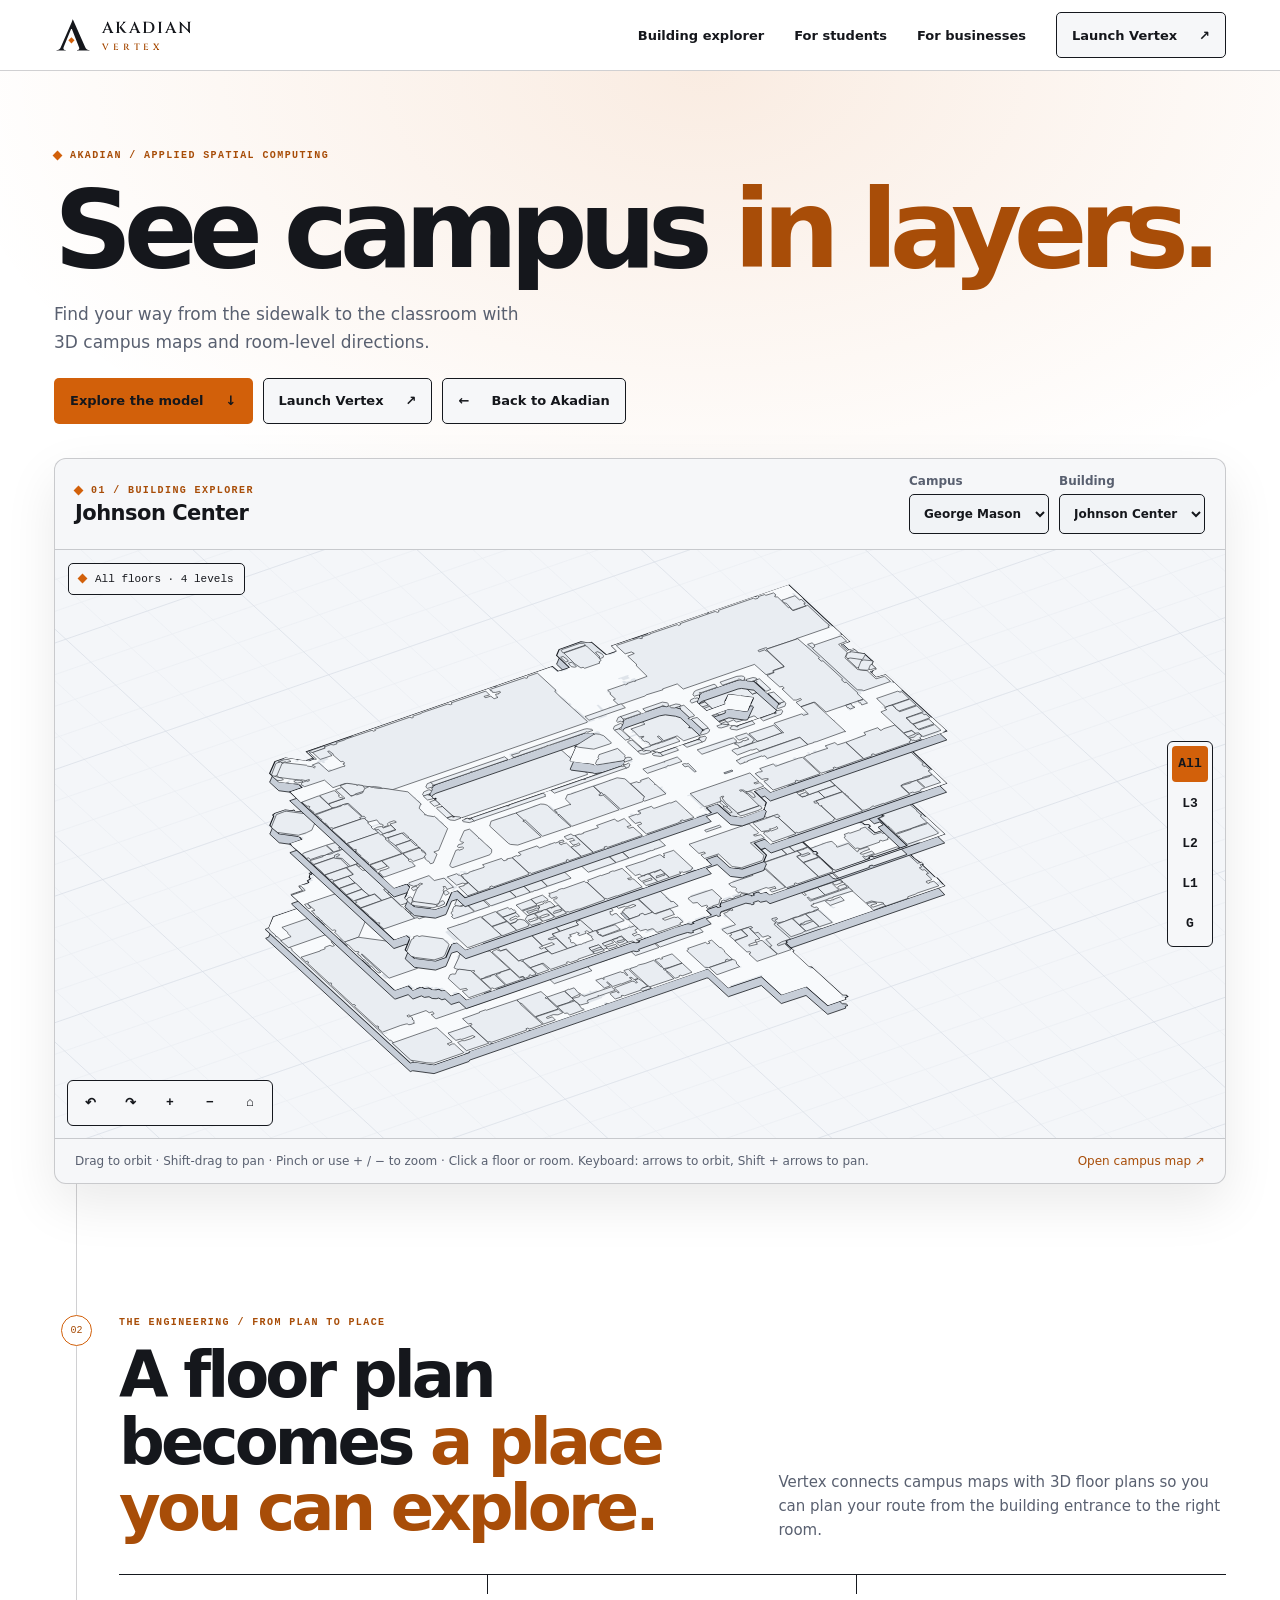
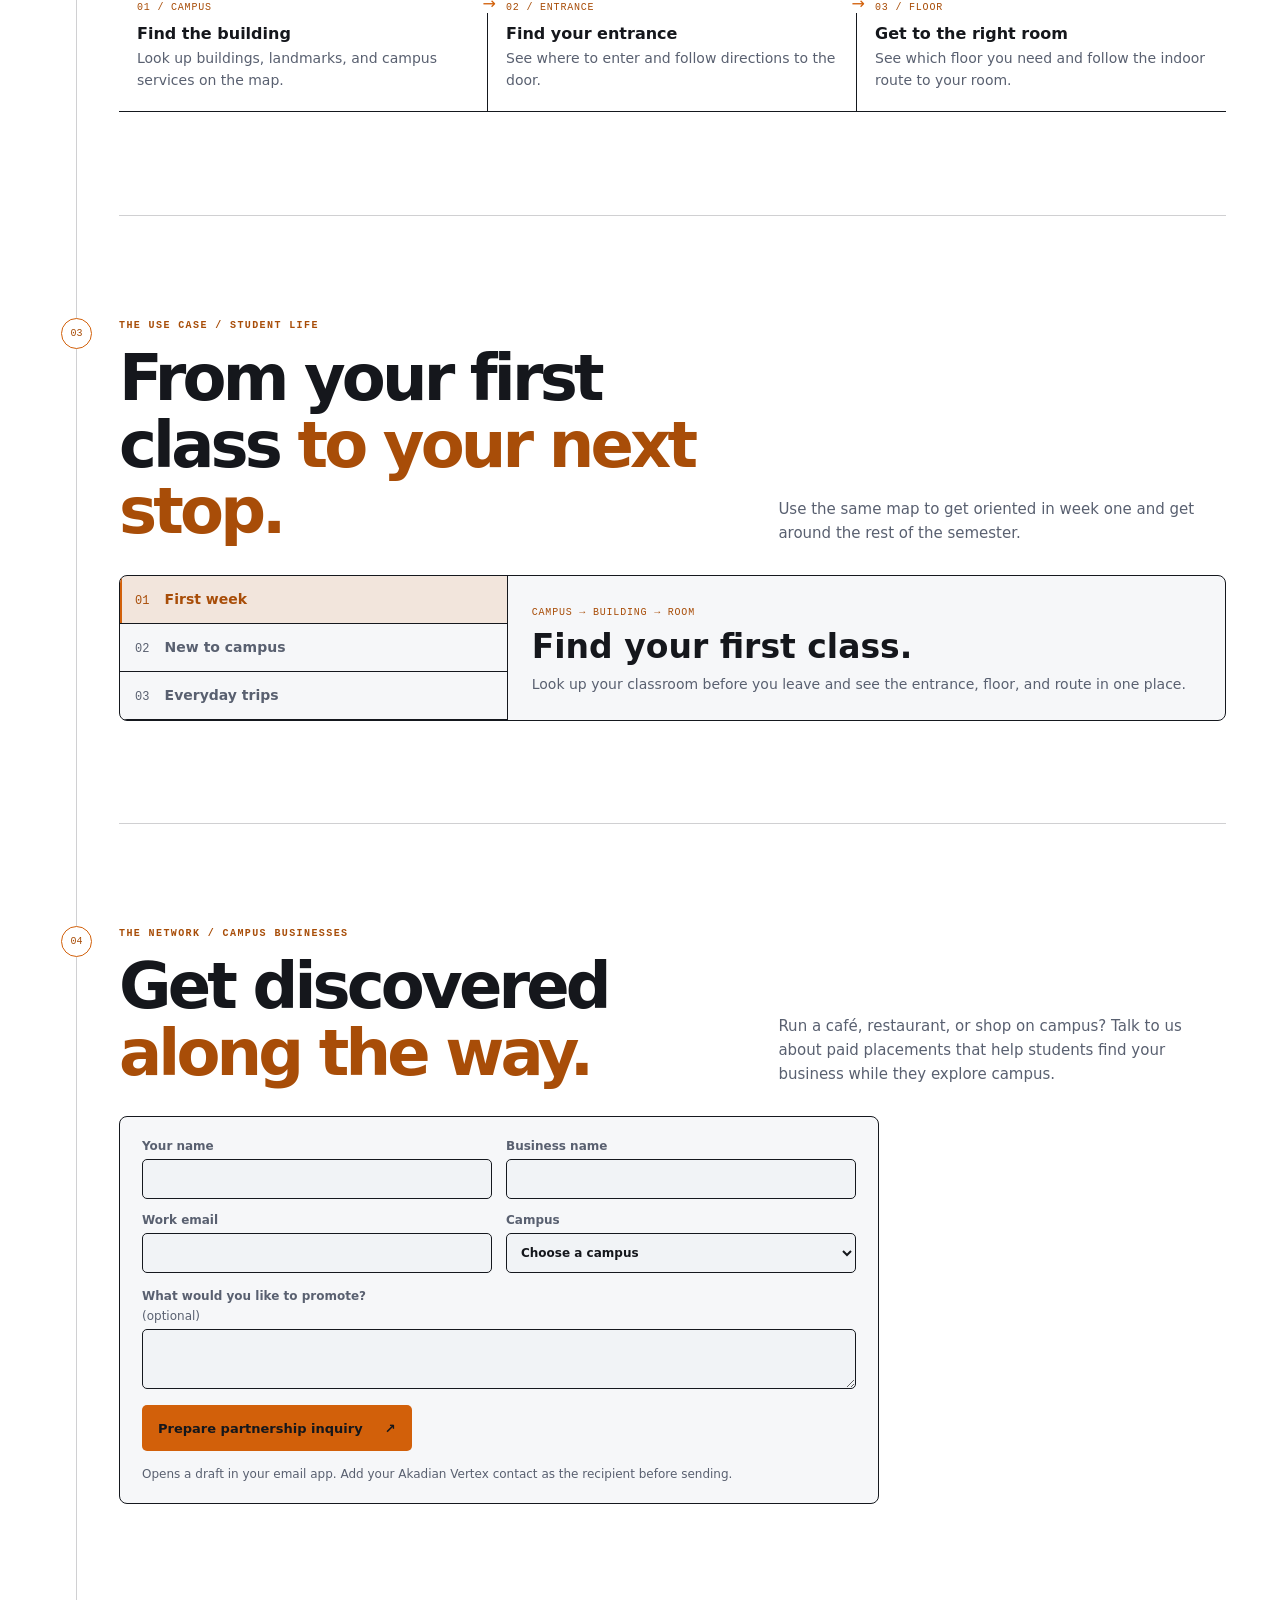
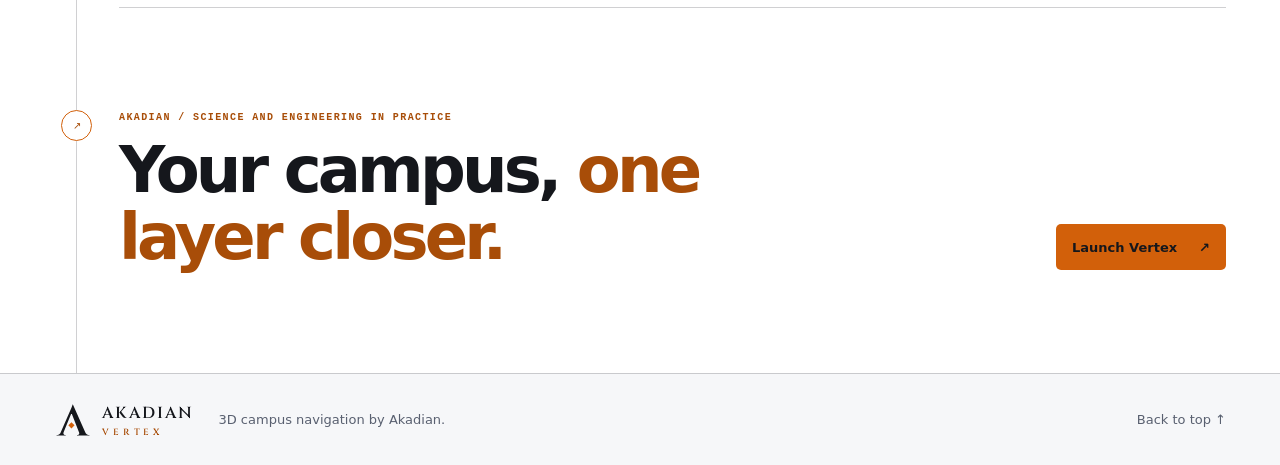
<file: docs/website/index.html>
<!doctype html>
<html lang="en">
<head>
  <meta charset="utf-8">
  <meta name="viewport" content="width=device-width, initial-scale=1">
  <meta name="theme-color" content="#ffffff">
  <meta name="description" content="Find buildings, entrances, and classrooms with 3D campus maps and room-level directions from Akadian Vertex.">
  <title>Akadian Vertex — Campus, in three dimensions</title>
  <link rel="icon" href="assets/akadian-app-icon.svg" type="image/svg+xml">
  <link rel="stylesheet" href="styles.css">
  <script src="model-data.js" defer></script>
  <script src="script.js" defer></script>
</head>
<body>
  <header class="site-header">
    <div class="header-inner">
      <a class="brand" href="#top" aria-label="Akadian Vertex home"><img src="assets/akadian-mark.svg" alt="" width="38" height="38"><span>Akadian <small>Vertex</small></span></a>
      <button class="menu-toggle" type="button" aria-expanded="false" aria-controls="site-nav">Menu</button>
      <nav id="site-nav" aria-label="Main navigation">
        <a href="#models">Building explorer</a><a href="#students">For students</a><a href="#partners">For businesses</a>
        <a class="button outline nav-cta" href="https://nael-shakhsheer.github.io/Akadian_Vertex/">Launch Vertex <span aria-hidden="true">↗</span></a>
      </nav>
    </div>
  </header>
  <main id="top">
    <section class="hero" aria-labelledby="hero-title">
      <div class="hero-copy wrap">
        <div class="kicker"><i></i> AKADIAN / APPLIED SPATIAL COMPUTING</div>
        <h1 id="hero-title">See campus <em>in&nbsp;layers.</em></h1>
        <p>Find your way from the sidewalk to the classroom with 3D campus maps and room-level directions.</p>
        <div class="actions"><a class="button primary" href="#models">Explore the model <span aria-hidden="true">↓</span></a><a class="button outline" href="https://nael-shakhsheer.github.io/Akadian_Vertex/">Launch Vertex <span aria-hidden="true">↗</span></a><a class="button outline" href="https://akadian.nael-ai-shak.chatgpt.site/"><span aria-hidden="true">←</span> Back to Akadian</a></div>
      </div>
      <div id="models" class="viewer wrap" aria-labelledby="model-heading">
        <div class="viewer-bar">
          <div><div class="kicker"><i></i> 01 / BUILDING EXPLORER</div><h2 id="model-heading">Johnson Center</h2></div>
          <div class="viewer-selects"><label>Campus<select id="campus-select"><option value="gmu">George Mason</option><option value="vt">Virginia Tech</option></select></label><label>Building<select id="building-select"></select></label></div>
        </div>
        <div class="stage">
          <canvas id="model-canvas" tabindex="0" aria-label="Interactive building model" aria-describedby="model-help">Explore indoor building maps in Vertex.</canvas>
          <div class="model-legend"><span class="diamond"></span><span id="model-caption">All floors</span></div>
          <div class="floor-controls" id="floor-controls" role="group" aria-label="Select a floor"></div>
          <div class="camera-controls" role="group" aria-label="Adjust model view">
            <button type="button" data-camera="left" aria-label="Rotate left" title="Rotate left">↶</button>
            <button type="button" data-camera="right" aria-label="Rotate right" title="Rotate right">↷</button>
            <button type="button" data-camera="in" aria-label="Zoom in" title="Zoom in">+</button>
            <button type="button" data-camera="out" aria-label="Zoom out" title="Zoom out">−</button>
            <button type="button" data-camera="reset" aria-label="Reset view" title="Reset view">⌂</button>
          </div>
        </div>
        <div class="viewer-foot">
          <p id="model-help">Drag to orbit · Shift-drag to pan · Pinch or use + / − to zoom · Click a floor or room. Keyboard: arrows to orbit, Shift + arrows to pan.</p>
          <a id="campus-link" href="https://nael-shakhsheer.github.io/Akadian_Vertex/?campus=gmu">Open campus map ↗</a>
        </div>
        <div id="model-status" class="sr-only" role="status"></div>
      </div>
    </section>

    <div class="story wrap">
      <section class="chapter reveal" aria-labelledby="engineering-heading">
        <div class="chapter-marker" aria-hidden="true">02</div>
        <div class="kicker">THE ENGINEERING / FROM PLAN TO PLACE</div>
        <div class="chapter-intro">
          <h2 id="engineering-heading">A floor plan becomes <em>a place you can explore.</em></h2>
          <p>Vertex connects campus maps with 3D floor plans so you can plan your route from the building entrance to the right room.</p>
        </div>
        <ol class="pipeline">
          <li><span>01 / CAMPUS</span><strong>Find the building</strong><p>Look up buildings, landmarks, and campus services on the map.</p></li>
          <li><span>02 / ENTRANCE</span><strong>Find your entrance</strong><p>See where to enter and follow directions to the door.</p></li>
          <li><span>03 / FLOOR</span><strong>Get to the right room</strong><p>See which floor you need and follow the indoor route to your room.</p></li>
        </ol>
      </section>

      <section class="chapter reveal" id="students" aria-labelledby="students-heading">
        <div class="chapter-marker" aria-hidden="true">03</div>
        <div class="kicker">THE USE CASE / STUDENT LIFE</div>
        <div class="chapter-intro"><h2 id="students-heading">From your first class <em>to your next stop.</em></h2><p>Use the same map to get oriented in week one and get around the rest of the semester.</p></div>
        <div class="student-panel">
          <div class="scenario-controls" role="group" aria-label="Explore student use cases">
            <button type="button" data-case="first" aria-pressed="true">01 <strong>First week</strong></button>
            <button type="button" data-case="new" aria-pressed="false">02 <strong>New to campus</strong></button>
            <button type="button" data-case="everyday" aria-pressed="false">03 <strong>Everyday trips</strong></button>
          </div>
          <div class="scenario-content" aria-live="polite"><span id="case-route">CAMPUS → BUILDING → ROOM</span><h3 id="case-title">Find your first class.</h3><p id="case-copy">Look up your classroom before you leave and see the entrance, floor, and route in one place.</p></div>
        </div>
      </section>

      <section class="chapter reveal" id="partners" aria-labelledby="partners-heading">
        <div class="chapter-marker" aria-hidden="true">04</div>
        <div class="kicker">THE NETWORK / CAMPUS BUSINESSES</div>
        <div class="chapter-intro"><h2 id="partners-heading">Get discovered <em>along the way.</em></h2><p>Run a café, restaurant, or shop on campus? Talk to us about paid placements that help students find your business while they explore campus.</p></div>
        <form id="partner-form">
          <div class="form-grid">
            <label>Your name<input required name="name" autocomplete="name"></label>
            <label>Business name<input required name="business" autocomplete="organization"></label>
            <label>Work email<input required type="email" name="email" autocomplete="email"></label>
            <label>Campus<select required name="campus"><option value="">Choose a campus</option><option>George Mason — Fairfax</option><option>Virginia Tech — Blacksburg</option><option>Other campus</option></select></label>
          </div>
          <label>What would you like to promote? <span>(optional)</span><textarea name="message" rows="3"></textarea></label>
          <button class="button primary" type="submit">Prepare partnership inquiry <span aria-hidden="true">↗</span></button>
          <p class="form-note">Opens a draft in your email app. Add your Akadian Vertex contact as the recipient before sending.</p>
          <p id="form-status" class="sr-only" role="status"></p>
        </form>
      </section>
      <section class="chapter closing reveal">
        <div class="chapter-marker" aria-hidden="true">↗</div>
        <div><div class="kicker">AKADIAN / SCIENCE AND ENGINEERING IN PRACTICE</div><h2>Your campus, <em>one layer closer.</em></h2></div>
        <a class="button primary" href="https://nael-shakhsheer.github.io/Akadian_Vertex/">Launch Vertex <span aria-hidden="true">↗</span></a>
      </section>
    </div>
  </main>
  <footer><div class="wrap footer-inner"><a class="brand" href="#top" aria-label="Akadian Vertex home"><img src="assets/akadian-mark.svg" alt="" width="38" height="38"><span>Akadian <small>Vertex</small></span></a><p>3D campus navigation by Akadian.</p><a href="#top">Back to top ↑</a></div></footer>
</body>
</html>
</file>
<file: docs/website/styles.css>
@font-face{font-family:Cinzel;src:url("assets/cinzel-600-latin.woff2") format("woff2");font-weight:600;font-display:swap}
:root{
  /* Vertex's light appearance with the orange accent. */
  --bg:#ffffff;
  --surface:#f6f7f9;
  --card:#ffffff;
  --input:#f1f3f6;
  --raised:#e9ecf1;
  --line:#15181e;
  --text:#15171c;
  --muted:#596070;
  --accent:#d2600a;
  --accent-hi:#a84d08;
  --accent-soft:color-mix(in srgb,var(--accent) 12%,transparent);
  --divider:color-mix(in srgb,var(--line) 20%,transparent);
  --model-bg:#f4f6f9;
  --mono:ui-monospace,Consolas,monospace;
  --sans:"Segoe UI",system-ui,sans-serif;
  color-scheme:light;
}
*{box-sizing:border-box}
html{scroll-behavior:smooth;scroll-padding-top:86px}
body{margin:0;background:var(--bg);color:var(--text);font-family:var(--sans);-webkit-font-smoothing:antialiased}
button,input,textarea,select{font:inherit;color:inherit}
button,a,select{touch-action:manipulation}
a{color:inherit;text-decoration:none}
button{cursor:pointer}
:focus-visible{outline:2px solid var(--accent-hi);outline-offset:4px}
h1,h2,h3,p{margin:0}
em{font-style:normal;color:var(--accent-hi)}
.wrap,.header-inner{width:min(1240px,calc(100% - 108px));margin-inline:auto}
.site-header{position:sticky;top:0;z-index:5;border-bottom:1px solid var(--divider);background:#ffffffe8;backdrop-filter:blur(18px)}
.header-inner{height:70px;display:flex;align-items:center;justify-content:space-between;gap:24px}
.brand{display:inline-flex;align-items:center;gap:10px;white-space:nowrap}
.brand img{flex:none;display:block}
.brand span{font:600 16px Cinzel,Georgia,serif;letter-spacing:.12em;text-transform:uppercase}
.brand small{display:block;color:var(--accent-hi);font-size:9px;letter-spacing:.43em;margin-top:2px}
nav{display:flex;gap:30px;align-items:center;font-size:13px;font-weight:600}
nav>a:not(.button):hover,footer a:hover,.viewer-foot a:hover{color:var(--accent-hi);text-decoration:underline}
.menu-toggle{display:none}
.button{display:inline-flex;align-items:center;justify-content:space-between;gap:22px;min-height:46px;padding:0 15px;border:1px solid transparent;border-radius:5px;font-size:13px;font-weight:650;transition:background .2s,border-color .2s}
.primary{background:var(--accent);color:var(--text)}
.primary:hover{background:color-mix(in srgb,var(--accent) 84%,var(--bg))}
.outline{border-color:var(--line);background:var(--surface)}
.outline:hover{border-color:var(--accent);background:var(--card)}
.hero{background:radial-gradient(ellipse 70% 50% at 55% 0%,var(--accent-soft),transparent 86%);padding-top:clamp(52px,6vw,86px)}
.kicker{font:600 10px/1.5 var(--mono);letter-spacing:.14em;color:var(--accent-hi);display:flex;gap:9px;align-items:center}
.kicker i,.diamond{width:7px;height:7px;display:inline-block;background:var(--accent);transform:rotate(45deg);flex:none}
.hero h1{font-size:clamp(52px,8.5vw,122px);font-weight:650;letter-spacing:-.078em;line-height:.98;margin:14px 0 18px}
.hero-copy>p,.chapter-intro>p{max-width:490px;font-size:17px;line-height:1.6;color:var(--muted)}
.actions{display:flex;gap:10px;flex-wrap:wrap;margin-top:22px}
.viewer{margin-top:34px;position:relative;border:1px solid var(--divider);background:var(--surface);border-radius:12px;box-shadow:0 20px 52px #00000016}
.viewer-bar{display:flex;justify-content:space-between;align-items:center;gap:14px;padding:15px 20px}
.viewer-bar h2{font-size:21px;letter-spacing:-.025em;margin-top:3px}
.viewer-selects{display:flex;gap:10px}
label{display:grid;gap:6px;font-size:12px;font-weight:600;color:var(--muted)}
select,input,textarea{width:100%;min-height:40px;padding:8px 10px;background:var(--input);border:1px solid var(--line);border-radius:5px;color:var(--text)}
.stage{height:clamp(320px,48vw,590px);position:relative;overflow:hidden;border-block:1px solid var(--divider);background:var(--model-bg)}
canvas{display:block;width:100%;height:100%;touch-action:none;cursor:grab}
canvas.dragging{cursor:grabbing}
canvas.pickable:not(.dragging){cursor:pointer}
canvas:focus-visible{outline-offset:-3px}
.model-legend{position:absolute;top:13px;left:13px;max-width:75%;display:flex;gap:9px;align-items:center;padding:8px 10px;background:var(--surface);border:1px solid var(--line);border-radius:5px;font:11px/1.3 var(--mono);pointer-events:none}
.floor-controls,.camera-controls{position:absolute;display:flex;gap:4px;padding:4px;background:var(--surface);border:1px solid var(--line);border-radius:6px}
.floor-controls{top:50%;right:12px;transform:translateY(-50%);flex-direction:column}
.camera-controls{left:12px;bottom:12px}
.stage button{display:grid;place-items:center;width:36px;height:36px;padding:0;border:1px solid transparent;border-radius:4px;background:transparent;color:var(--text);font:600 13px var(--mono)}
.stage button:hover{background:var(--raised)}
.stage button[aria-pressed=true]{background:var(--accent);color:var(--text)}
.viewer-foot{display:flex;justify-content:space-between;gap:14px;padding:13px 20px;color:var(--muted);font-size:12px;line-height:1.5}
.viewer-foot a{flex:none;color:var(--accent-hi)}
.story{--rail:22px;position:relative;padding:29px 0 0 65px}
.story:before,.story:after{content:"";position:absolute;top:0;left:var(--rail);width:1px;pointer-events:none}
.story:before{bottom:0;background:var(--divider)}
.story:after{height:var(--progress,0%);background:var(--accent)}
.chapter{position:relative;padding:clamp(54px,8vw,104px) 0;border-bottom:1px solid var(--divider)}
.chapter-marker{position:absolute;left:calc(var(--rail) - 65px - 15px);top:clamp(54px,8vw,104px);width:31px;height:31px;display:grid;place-items:center;color:var(--accent-hi);background:var(--bg);border:1px solid var(--accent);border-radius:50%;z-index:1;font:10px var(--mono)}
.chapter-intro{display:grid;grid-template-columns:1.3fr 1fr;align-items:end;gap:24px 7%;margin-top:12px}
.chapter h2{font-size:clamp(36px,5vw,66px);line-height:1.04;letter-spacing:-.06em;font-weight:650;max-width:730px}
.chapter-intro>p{font-size:15px}
.pipeline{display:grid;grid-template-columns:repeat(3,1fr);list-style:none;padding:0;margin:32px 0 0;border-block:1px solid var(--line)}
.pipeline li{position:relative;padding:20px 18px;border-right:1px solid var(--line)}
.pipeline li:last-child{border-right:none}
.pipeline li:not(:last-child):after{content:"→";position:absolute;right:-9px;top:19px;color:var(--accent);background:var(--bg);z-index:1}
.pipeline span,.scenario-content>span{font:10px var(--mono);color:var(--accent-hi);letter-spacing:.08em}
.pipeline strong{display:block;margin:10px 0 5px}
.pipeline p,.scenario-content p{font-size:14px;color:var(--muted);line-height:1.55}
.student-panel{display:grid;grid-template-columns:minmax(180px,.7fr) 1.3fr;margin-top:30px;border:1px solid var(--line);border-radius:8px;overflow:hidden;background:var(--surface)}
.scenario-controls{display:grid;align-content:start}
.scenario-controls button{text-align:left;padding:15px;background:transparent;border:0;border-bottom:1px solid var(--line);color:var(--muted);font:12px var(--mono)}
.scenario-controls button strong{margin-left:8px;font:600 14px var(--sans)}
.scenario-controls button[aria-pressed=true]{color:var(--accent-hi);background:var(--accent-soft);box-shadow:inset 2px 0 var(--accent)}
.scenario-content{padding:24px;border-left:1px solid var(--line)}
.scenario-content h3{font-size:clamp(22px,3vw,33px);margin:8px 0}
form{display:grid;gap:16px;margin-top:30px;max-width:760px;padding:22px;border:1px solid var(--line);border-radius:8px;background:var(--surface)}
.form-grid{display:grid;grid-template-columns:1fr 1fr;gap:14px}
form label span{display:inline;font-weight:400}
form textarea{resize:vertical}
form button{justify-self:start}
.form-note{font-size:12px;color:var(--muted)}
.closing{display:flex;align-items:end;justify-content:space-between;gap:20px;border-bottom:none}
.closing h2{margin-top:12px}
.closing .button{flex:none}
footer{border-top:1px solid var(--divider);background:var(--surface)}
.footer-inner{min-height:92px;display:flex;align-items:center;gap:25px;color:var(--muted);font-size:13px}
footer .brand{color:var(--text)}
.footer-inner>a:last-child{margin-left:auto}
.sr-only{position:absolute;width:1px;height:1px;padding:0;margin:-1px;overflow:hidden;clip-path:inset(50%);white-space:nowrap;border:0}
.with-motion .reveal:not(.seen)>:not(.chapter-marker){opacity:0;transform:translateY(24px)}
.with-motion .reveal>:not(.chapter-marker){transition:opacity .55s ease,transform .55s ease}
.with-motion .reveal>.chapter-intro,.with-motion .reveal>.pipeline,.with-motion .reveal>.student-panel,.with-motion .reveal>form{transition-delay:.09s}
.with-motion .reveal:focus-within>:not(.chapter-marker),.with-motion .reveal:target>:not(.chapter-marker){opacity:1;transform:none}
@media(max-width:850px){.wrap,.header-inner{width:calc(100% - 44px)}nav{gap:16px}.chapter-intro{grid-template-columns:1fr}}
@media(max-width:640px){
  .wrap,.header-inner{width:calc(100% - 28px)}.header-inner{height:61px}.hero{padding-top:43px}.hero h1{font-size:clamp(48px,11vw,71px)}.hero-copy>p{font-size:15px}.menu-toggle{display:block;border:1px solid var(--line);background:var(--surface);border-radius:5px;padding:7px 12px}
  nav{display:none;position:absolute;inset:61px 0 auto;background:var(--surface);padding:17px;align-items:stretch;flex-direction:column;border-bottom:1px solid var(--line)}nav.open{display:flex}
  .viewer-bar{align-items:start;flex-direction:column;padding:12px}.viewer-selects{width:100%;display:grid;grid-template-columns:1fr 1fr}.viewer-foot{flex-direction:column;padding:11px 12px;gap:6px}.stage{height:340px}.floor-controls{right:6px}.stage button{width:31px;height:34px}
  .story{--rail:11px;padding-left:34px}.chapter-marker{width:23px;height:23px;left:calc(var(--rail) - 34px - 11px)}.chapter-intro{gap:12px}.pipeline{grid-template-columns:1fr}.pipeline li{padding:13px 8px;border-right:0;border-bottom:1px solid var(--line)}.pipeline li:last-child{border-bottom:0}.pipeline li:not(:last-child):after{content:"↓";right:8px}
  .student-panel,.form-grid{grid-template-columns:1fr}.scenario-content{border-left:0;padding:17px}.closing{display:grid;justify-items:start}.footer-inner{padding-block:18px;flex-wrap:wrap;gap:12px}
}
@media(prefers-reduced-motion:reduce){html{scroll-behavior:auto}.with-motion .reveal>:not(.chapter-marker){opacity:1;transform:none;transition:none}}
</file>
